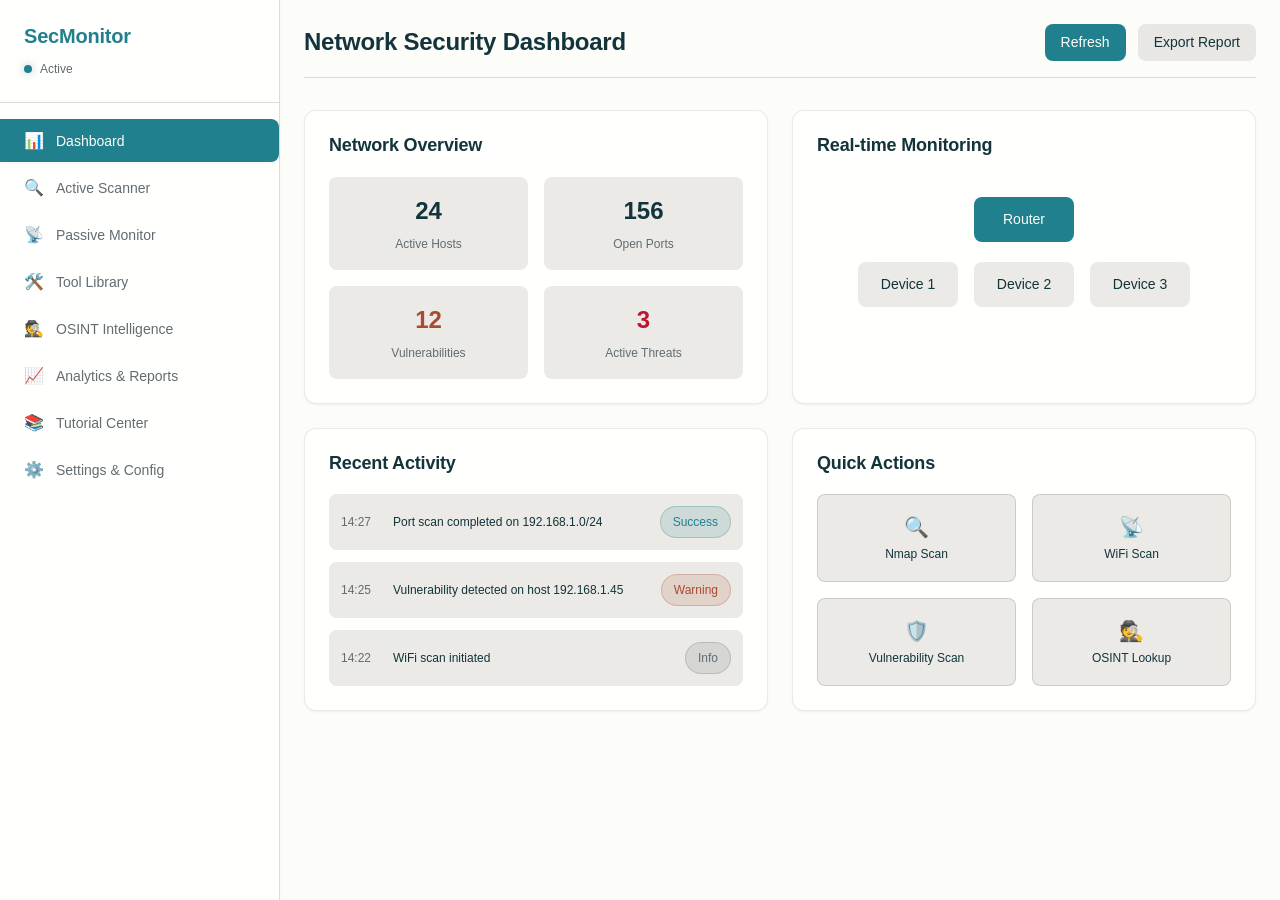
<file: network-security-pro-Monitor/index.html>
<!DOCTYPE html>
<html lang="en">
<head>
    <meta charset="UTF-8">
    <meta name="viewport" content="width=device-width, initial-scale=1.0">
    <title>Network Security Monitoring Platform</title>
    <link rel="stylesheet" href="style.css">
</head>
<body>
    <div class="app-container">
        <!-- Sidebar Navigation -->
        <nav class="sidebar">
            <div class="sidebar-header">
                <h2 class="sidebar-title">SecMonitor</h2>
                <div class="status-indicator">
                    <span class="status-dot active"></span>
                    <span class="status-text">Active</span>
                </div>
            </div>
            
            <ul class="nav-menu">
                <li class="nav-item">
                    <button class="nav-link active" data-section="dashboard">
                        <span class="nav-icon">📊</span>
                        Dashboard
                    </button>
                </li>
                <li class="nav-item">
                    <button class="nav-link" data-section="active-scanner">
                        <span class="nav-icon">🔍</span>
                        Active Scanner
                    </button>
                </li>
                <li class="nav-item">
                    <button class="nav-link" data-section="passive-monitor">
                        <span class="nav-icon">📡</span>
                        Passive Monitor
                    </button>
                </li>
                <li class="nav-item">
                    <button class="nav-link" data-section="tool-library">
                        <span class="nav-icon">🛠️</span>
                        Tool Library
                    </button>
                </li>
                <li class="nav-item">
                    <button class="nav-link" data-section="osint">
                        <span class="nav-icon">🕵️</span>
                        OSINT Intelligence
                    </button>
                </li>
                <li class="nav-item">
                    <button class="nav-link" data-section="analytics">
                        <span class="nav-icon">📈</span>
                        Analytics & Reports
                    </button>
                </li>
                <li class="nav-item">
                    <button class="nav-link" data-section="tutorial">
                        <span class="nav-icon">📚</span>
                        Tutorial Center
                    </button>
                </li>
                <li class="nav-item">
                    <button class="nav-link" data-section="settings">
                        <span class="nav-icon">⚙️</span>
                        Settings & Config
                    </button>
                </li>
            </ul>
        </nav>

        <!-- Main Content Area -->
        <main class="main-content">
            <!-- Dashboard Section -->
            <section id="dashboard" class="content-section active">
                <div class="section-header">
                    <h1>Network Security Dashboard</h1>
                    <div class="header-actions">
                        <button class="btn btn--primary" id="refresh-dashboard">Refresh</button>
                        <button class="btn btn--secondary" id="export-report">Export Report</button>
                    </div>
                </div>

                <div class="dashboard-grid">
                    <div class="dashboard-card">
                        <h3>Network Overview</h3>
                        <div class="metric-grid">
                            <div class="metric">
                                <span class="metric-value" id="active-hosts">24</span>
                                <span class="metric-label">Active Hosts</span>
                            </div>
                            <div class="metric">
                                <span class="metric-value" id="open-ports">156</span>
                                <span class="metric-label">Open Ports</span>
                            </div>
                            <div class="metric">
                                <span class="metric-value threat" id="vulnerabilities">12</span>
                                <span class="metric-label">Vulnerabilities</span>
                            </div>
                            <div class="metric">
                                <span class="metric-value critical" id="threats">3</span>
                                <span class="metric-label">Active Threats</span>
                            </div>
                        </div>
                    </div>

                    <div class="dashboard-card">
                        <h3>Real-time Monitoring</h3>
                        <div class="monitoring-display">
                            <div class="network-topology">
                                <div class="topology-node router">Router</div>
                                <div class="topology-connections">
                                    <div class="topology-node device">Device 1</div>
                                    <div class="topology-node device">Device 2</div>
                                    <div class="topology-node device">Device 3</div>
                                </div>
                            </div>
                        </div>
                    </div>

                    <div class="dashboard-card">
                        <h3>Recent Activity</h3>
                        <div class="activity-feed" id="activity-feed">
                            <div class="activity-item">
                                <span class="activity-time">14:27</span>
                                <span class="activity-desc">Port scan completed on 192.168.1.0/24</span>
                                <span class="status status--success">Success</span>
                            </div>
                            <div class="activity-item">
                                <span class="activity-time">14:25</span>
                                <span class="activity-desc">Vulnerability detected on host 192.168.1.45</span>
                                <span class="status status--warning">Warning</span>
                            </div>
                            <div class="activity-item">
                                <span class="activity-time">14:22</span>
                                <span class="activity-desc">WiFi scan initiated</span>
                                <span class="status status--info">Info</span>
                            </div>
                        </div>
                    </div>

                    <div class="dashboard-card">
                        <h3>Quick Actions</h3>
                        <div class="quick-actions">
                            <button class="action-btn" data-action="nmap-scan">
                                <span class="action-icon">🔍</span>
                                <span class="action-text">Nmap Scan</span>
                            </button>
                            <button class="action-btn" data-action="wifi-scan">
                                <span class="action-icon">📡</span>
                                <span class="action-text">WiFi Scan</span>
                            </button>
                            <button class="action-btn" data-action="vuln-scan">
                                <span class="action-icon">🛡️</span>
                                <span class="action-text">Vulnerability Scan</span>
                            </button>
                            <button class="action-btn" data-action="osint-lookup">
                                <span class="action-icon">🕵️</span>
                                <span class="action-text">OSINT Lookup</span>
                            </button>
                        </div>
                    </div>
                </div>
            </section>

            <!-- Active Scanner Section -->
            <section id="active-scanner" class="content-section">
                <div class="section-header">
                    <h1>Active Scanner</h1>
                    <div class="header-actions">
                        <button class="btn btn--primary" id="start-scan">Start Scan</button>
                        <button class="btn btn--secondary" id="stop-scan">Stop All</button>
                    </div>
                </div>

                <div class="scanner-layout">
                    <div class="tool-categories">
                        <div class="category-tabs">
                            <button class="category-tab active" data-category="network">Network Scanning</button>
                            <button class="category-tab" data-category="wireless">Wireless Security</button>
                            <button class="category-tab" data-category="web">Web Testing</button>
                            <button class="category-tab" data-category="osint">OSINT Tools</button>
                        </div>

                        <div class="tools-grid" id="tools-grid">
                            <!-- Tools will be populated by JavaScript -->
                        </div>
                    </div>

                    <div class="scan-console">
                        <div class="console-header">
                            <h3>Scan Console</h3>
                            <button class="btn btn--sm btn--outline" id="clear-console">Clear</button>
                        </div>
                        <div class="console-output" id="console-output">
                            <div class="console-line">Welcome to SecMonitor - Network Security Platform</div>
                            <div class="console-line">Ready to execute security scans...</div>
                        </div>
                        <div class="console-input">
                            <input type="text" class="form-control" id="command-input" placeholder="Enter command...">
                            <button class="btn btn--primary" id="execute-command">Execute</button>
                        </div>
                    </div>
                </div>
            </section>

            <!-- Passive Monitor Section -->
            <section id="passive-monitor" class="content-section">
                <div class="section-header">
                    <h1>Passive Network Monitor</h1>
                    <div class="header-actions">
                        <button class="btn btn--primary" id="start-monitor">Start Monitoring</button>
                        <button class="btn btn--secondary" id="pause-monitor">Pause</button>
                    </div>
                </div>

                <div class="monitor-grid">
                    <div class="monitor-card">
                        <h3>Network Traffic</h3>
                        <div class="traffic-chart">
                            <canvas id="traffic-chart" width="400" height="200"></canvas>
                        </div>
                    </div>

                    <div class="monitor-card">
                        <h3>Intrusion Detection</h3>
                        <div class="alerts-list" id="alerts-list">
                            <div class="alert-item">
                                <span class="alert-severity high">HIGH</span>
                                <span class="alert-message">Suspicious port scan detected from 192.168.1.100</span>
                                <span class="alert-time">14:30:15</span>
                            </div>
                            <div class="alert-item">
                                <span class="alert-severity medium">MEDIUM</span>
                                <span class="alert-message">Unusual traffic pattern on port 443</span>
                                <span class="alert-time">14:28:42</span>
                            </div>
                        </div>
                    </div>

                    <div class="monitor-card">
                        <h3>Bandwidth Usage</h3>
                        <div class="bandwidth-display">
                            <div class="bandwidth-bar">
                                <div class="bandwidth-fill" style="width: 65%"></div>
                            </div>
                            <div class="bandwidth-stats">
                                <span>Download: 45.2 MB/s</span>
                                <span>Upload: 12.8 MB/s</span>
                            </div>
                        </div>
                    </div>
                </div>
            </section>

            <!-- Tool Library Section -->
            <section id="tool-library" class="content-section">
                <div class="section-header">
                    <h1>Security Tool Library</h1>
                    <div class="header-actions">
                        <input type="text" class="form-control" id="tool-search" placeholder="Search tools...">
                    </div>
                </div>

                <div class="tool-library-grid" id="tool-library-grid">
                    <!-- Tool cards will be populated by JavaScript -->
                </div>
            </section>

            <!-- OSINT Intelligence Section -->
            <section id="osint" class="content-section">
                <div class="section-header">
                    <h1>OSINT Intelligence Hub</h1>
                    <div class="header-actions">
                        <button class="btn btn--primary" id="configure-apis">Configure APIs</button>
                    </div>
                </div>

                <div class="osint-layout">
                    <div class="osint-sources">
                        <div class="source-card">
                            <h3>Shodan Intelligence</h3>
                            <div class="source-status">
                                <span class="status-dot active"></span>
                                <span>Connected</span>
                            </div>
                            <div class="source-actions">
                                <input type="text" class="form-control" placeholder="Search IP or domain...">
                                <button class="btn btn--primary">Search</button>
                            </div>
                        </div>

                        <div class="source-card">
                            <h3>WiGLE Database</h3>
                            <div class="source-status">
                                <span class="status-dot active"></span>
                                <span>Connected</span>
                            </div>
                            <div class="source-actions">
                                <input type="text" class="form-control" placeholder="Search WiFi networks...">
                                <button class="btn btn--primary">Search</button>
                            </div>
                        </div>
                    </div>

                    <div class="intelligence-feed">
                        <h3>Intelligence Feed</h3>
                        <div class="feed-items" id="intel-feed">
                            <div class="feed-item">
                                <span class="feed-source">Shodan</span>
                                <span class="feed-content">New vulnerable device found: Apache/2.4.41 on 45.123.45.67</span>
                                <span class="feed-time">2 minutes ago</span>
                            </div>
                            <div class="feed-item">
                                <span class="feed-source">WiGLE</span>
                                <span class="feed-content">WiFi network "FreeWiFi" detected at coordinates 40.7128, -74.0060</span>
                                <span class="feed-time">5 minutes ago</span>
                            </div>
                        </div>
                    </div>
                </div>
            </section>

            <!-- Analytics Section -->
            <section id="analytics" class="content-section">
                <div class="section-header">
                    <h1>Analytics & Reports</h1>
                    <div class="header-actions">
                        <select class="form-control" id="time-range">
                            <option value="1h">Last Hour</option>
                            <option value="24h">Last 24 Hours</option>
                            <option value="7d">Last 7 Days</option>
                            <option value="30d">Last 30 Days</option>
                        </select>
                        <button class="btn btn--primary" id="generate-report">Generate Report</button>
                    </div>
                </div>

                <div class="analytics-grid">
                    <div class="analytics-card">
                        <h3>Vulnerability Trends</h3>
                        <canvas id="vuln-chart" width="400" height="200"></canvas>
                    </div>

                    <div class="analytics-card">
                        <h3>Scan Statistics</h3>
                        <div class="stats-grid">
                            <div class="stat-item">
                                <span class="stat-value">1,247</span>
                                <span class="stat-label">Total Scans</span>
                            </div>
                            <div class="stat-item">
                                <span class="stat-value">89</span>
                                <span class="stat-label">Vulnerabilities Found</span>
                            </div>
                            <div class="stat-item">
                                <span class="stat-value">34</span>
                                <span class="stat-label">Critical Issues</span>
                            </div>
                            <div class="stat-item">
                                <span class="stat-value">98.5%</span>
                                <span class="stat-label">Scan Success Rate</span>
                            </div>
                        </div>
                    </div>

                    <div class="analytics-card">
                        <h3>Network Coverage</h3>
                        <div class="coverage-display">
                            <div class="coverage-item">
                                <span class="coverage-label">Internal Network</span>
                                <div class="coverage-bar">
                                    <div class="coverage-fill" style="width: 95%"></div>
                                </div>
                                <span class="coverage-percent">95%</span>
                            </div>
                            <div class="coverage-item">
                                <span class="coverage-label">DMZ</span>
                                <div class="coverage-bar">
                                    <div class="coverage-fill" style="width: 78%"></div>
                                </div>
                                <span class="coverage-percent">78%</span>
                            </div>
                            <div class="coverage-item">
                                <span class="coverage-label">Wireless</span>
                                <div class="coverage-bar">
                                    <div class="coverage-fill" style="width: 82%"></div>
                                </div>
                                <span class="coverage-percent">82%</span>
                            </div>
                        </div>
                    </div>
                </div>
            </section>

            <!-- Tutorial Section -->
            <section id="tutorial" class="content-section">
                <div class="section-header">
                    <h1>Tutorial Center</h1>
                    <div class="header-actions">
                        <input type="text" class="form-control" id="tutorial-search" placeholder="Search tutorials...">
                    </div>
                </div>

                <div class="tutorial-layout">
                    <div class="tutorial-sidebar">
                        <div class="tutorial-categories">
                            <h3>Categories</h3>
                            <ul class="tutorial-menu">
                                <li><button class="tutorial-category active" data-category="basics">Network Basics</button></li>
                                <li><button class="tutorial-category" data-category="tools">Tool Tutorials</button></li>
                                <li><button class="tutorial-category" data-category="ethics">Ethical Hacking</button></li>
                                <li><button class="tutorial-category" data-category="advanced">Advanced Techniques</button></li>
                            </ul>
                        </div>
                    </div>

                    <div class="tutorial-content">
                        <div class="tutorial-detail" id="tutorial-detail">
                            <h2>Welcome to the Tutorial Center</h2>
                            <p>Select a category from the left sidebar to begin learning about network security monitoring and penetration testing tools.</p>
                        </div>
                    </div>
                </div>
            </section>

            <!-- Settings Section -->
            <section id="settings" class="content-section">
                <div class="section-header">
                    <h1>Settings & Configuration</h1>
                    <div class="header-actions">
                        <button class="btn btn--primary" id="save-settings">Save Settings</button>
                    </div>
                </div>

                <div class="settings-grid">
                    <div class="settings-card">
                        <h3>API Configuration</h3>
                        <div class="form-group">
                            <label class="form-label">Shodan API Key</label>
                            <input type="password" class="form-control" id="shodan-key" placeholder="Enter Shodan API key">
                        </div>
                        <div class="form-group">
                            <label class="form-label">WiGLE API Key</label>
                            <input type="password" class="form-control" id="wigle-key" placeholder="Enter WiGLE API key">
                        </div>
                    </div>

                    <div class="settings-card">
                        <h3>Scan Configuration</h3>
                        <div class="form-group">
                            <label class="form-label">Default Scan Rate</label>
                            <select class="form-control" id="scan-rate">
                                <option value="slow">Slow (Stealth)</option>
                                <option value="normal" selected>Normal</option>
                                <option value="fast">Fast (Aggressive)</option>
                            </select>
                        </div>
                        <div class="form-group">
                            <label class="form-label">Timeout (seconds)</label>
                            <input type="number" class="form-control" id="scan-timeout" value="30">
                        </div>
                    </div>

                    <div class="settings-card">
                        <h3>Alerts & Notifications</h3>
                        <div class="form-group">
                            <label class="form-label">
                                <input type="checkbox" id="enable-alerts" checked>
                                Enable real-time alerts
                            </label>
                        </div>
                        <div class="form-group">
                            <label class="form-label">
                                <input type="checkbox" id="enable-email" checked>
                                Email notifications
                            </label>
                        </div>
                    </div>
                </div>
            </section>
        </main>
    </div>

    <!-- Tool Detail Modal -->
    <div id="tool-modal" class="modal">
        <div class="modal-content">
            <div class="modal-header">
                <h2 id="modal-tool-name">Tool Name</h2>
                <button class="modal-close">&times;</button>
            </div>
            <div class="modal-body">
                <div class="tool-tabs">
                    <button class="tool-tab active" data-tab="overview">Overview</button>
                    <button class="tool-tab" data-tab="tutorial">Tutorial</button>
                    <button class="tool-tab" data-tab="commands">Commands</button>
                    <button class="tool-tab" data-tab="execute">Execute</button>
                </div>
                <div class="tool-content" id="tool-content">
                    <!-- Content will be populated by JavaScript -->
                </div>
            </div>
        </div>
    </div>

    <script src="app.js"></script>
</body>
</html>
</file>
<file: network-security-pro-Monitor/style.css>
:root {
  /* Colors */
  --color-background: rgba(252, 252, 249, 1);
  --color-surface: rgba(255, 255, 253, 1);
  --color-text: rgba(19, 52, 59, 1);
  --color-text-secondary: rgba(98, 108, 113, 1);
  --color-primary: rgba(33, 128, 141, 1);
  --color-primary-hover: rgba(29, 116, 128, 1);
  --color-primary-active: rgba(26, 104, 115, 1);
  --color-secondary: rgba(94, 82, 64, 0.12);
  --color-secondary-hover: rgba(94, 82, 64, 0.2);
  --color-secondary-active: rgba(94, 82, 64, 0.25);
  --color-border: rgba(94, 82, 64, 0.2);
  --color-btn-primary-text: rgba(252, 252, 249, 1);
  --color-card-border: rgba(94, 82, 64, 0.12);
  --color-card-border-inner: rgba(94, 82, 64, 0.12);
  --color-error: rgba(192, 21, 47, 1);
  --color-success: rgba(33, 128, 141, 1);
  --color-warning: rgba(168, 75, 47, 1);
  --color-info: rgba(98, 108, 113, 1);
  --color-focus-ring: rgba(33, 128, 141, 0.4);
  --color-select-caret: rgba(19, 52, 59, 0.8);

  /* Common style patterns */
  --focus-ring: 0 0 0 3px var(--color-focus-ring);
  --focus-outline: 2px solid var(--color-primary);
  --status-bg-opacity: 0.15;
  --status-border-opacity: 0.25;
  --select-caret-light: url("data:image/svg+xml,%3Csvg xmlns='http://www.w3.org/2000/svg' width='16' height='16' viewBox='0 0 24 24' fill='none' stroke='%23134252' stroke-width='2' stroke-linecap='round' stroke-linejoin='round'%3E%3Cpolyline points='6 9 12 15 18 9'%3E%3C/polyline%3E%3C/svg%3E");
  --select-caret-dark: url("data:image/svg+xml,%3Csvg xmlns='http://www.w3.org/2000/svg' width='16' height='16' viewBox='0 0 24 24' fill='none' stroke='%23f5f5f5' stroke-width='2' stroke-linecap='round' stroke-linejoin='round'%3E%3Cpolyline points='6 9 12 15 18 9'%3E%3C/polyline%3E%3C/svg%3E");

  /* RGB versions for opacity control */
  --color-success-rgb: 33, 128, 141;
  --color-error-rgb: 192, 21, 47;
  --color-warning-rgb: 168, 75, 47;
  --color-info-rgb: 98, 108, 113;

  /* Typography */
  --font-family-base: "FKGroteskNeue", "Geist", "Inter", -apple-system,
    BlinkMacSystemFont, "Segoe UI", Roboto, sans-serif;
  --font-family-mono: "Berkeley Mono", ui-monospace, SFMono-Regular, Menlo,
    Monaco, Consolas, monospace;
  --font-size-xs: 11px;
  --font-size-sm: 12px;
  --font-size-base: 14px;
  --font-size-md: 14px;
  --font-size-lg: 16px;
  --font-size-xl: 18px;
  --font-size-2xl: 20px;
  --font-size-3xl: 24px;
  --font-size-4xl: 30px;
  --font-weight-normal: 400;
  --font-weight-medium: 500;
  --font-weight-semibold: 550;
  --font-weight-bold: 600;
  --line-height-tight: 1.2;
  --line-height-normal: 1.5;
  --letter-spacing-tight: -0.01em;

  /* Spacing */
  --space-0: 0;
  --space-1: 1px;
  --space-2: 2px;
  --space-4: 4px;
  --space-6: 6px;
  --space-8: 8px;
  --space-10: 10px;
  --space-12: 12px;
  --space-16: 16px;
  --space-20: 20px;
  --space-24: 24px;
  --space-32: 32px;

  /* Border Radius */
  --radius-sm: 6px;
  --radius-base: 8px;
  --radius-md: 10px;
  --radius-lg: 12px;
  --radius-full: 9999px;

  /* Shadows */
  --shadow-xs: 0 1px 2px rgba(0, 0, 0, 0.02);
  --shadow-sm: 0 1px 3px rgba(0, 0, 0, 0.04), 0 1px 2px rgba(0, 0, 0, 0.02);
  --shadow-md: 0 4px 6px -1px rgba(0, 0, 0, 0.04),
    0 2px 4px -1px rgba(0, 0, 0, 0.02);
  --shadow-lg: 0 10px 15px -3px rgba(0, 0, 0, 0.04),
    0 4px 6px -2px rgba(0, 0, 0, 0.02);
  --shadow-inset-sm: inset 0 1px 0 rgba(255, 255, 255, 0.15),
    inset 0 -1px 0 rgba(0, 0, 0, 0.03);

  /* Animation */
  --duration-fast: 150ms;
  --duration-normal: 250ms;
  --ease-standard: cubic-bezier(0.16, 1, 0.3, 1);

  /* Layout */
  --container-sm: 640px;
  --container-md: 768px;
  --container-lg: 1024px;
  --container-xl: 1280px;
}

/* Dark mode colors */
@media (prefers-color-scheme: dark) {
  :root {
    --color-background: rgba(31, 33, 33, 1);
    --color-surface: rgba(38, 40, 40, 1);
    --color-text: rgba(245, 245, 245, 1);
    --color-text-secondary: rgba(167, 169, 169, 0.7);
    --color-primary: rgba(50, 184, 198, 1);
    --color-primary-hover: rgba(45, 166, 178, 1);
    --color-primary-active: rgba(41, 150, 161, 1);
    --color-secondary: rgba(119, 124, 124, 0.15);
    --color-secondary-hover: rgba(119, 124, 124, 0.25);
    --color-secondary-active: rgba(119, 124, 124, 0.3);
    --color-border: rgba(119, 124, 124, 0.3);
    --color-error: rgba(255, 84, 89, 1);
    --color-success: rgba(50, 184, 198, 1);
    --color-warning: rgba(230, 129, 97, 1);
    --color-info: rgba(167, 169, 169, 1);
    --color-focus-ring: rgba(50, 184, 198, 0.4);
    --color-btn-primary-text: rgba(19, 52, 59, 1);
    --color-card-border: rgba(119, 124, 124, 0.2);
    --color-card-border-inner: rgba(119, 124, 124, 0.15);
    --shadow-inset-sm: inset 0 1px 0 rgba(255, 255, 255, 0.1),
      inset 0 -1px 0 rgba(0, 0, 0, 0.15);
    --button-border-secondary: rgba(119, 124, 124, 0.2);
    --color-border-secondary: rgba(119, 124, 124, 0.2);
    --color-select-caret: rgba(245, 245, 245, 0.8);

    /* Common style patterns - updated for dark mode */
    --focus-ring: 0 0 0 3px var(--color-focus-ring);
    --focus-outline: 2px solid var(--color-primary);
    --status-bg-opacity: 0.15;
    --status-border-opacity: 0.25;
    --select-caret-light: url("data:image/svg+xml,%3Csvg xmlns='http://www.w3.org/2000/svg' width='16' height='16' viewBox='0 0 24 24' fill='none' stroke='%23134252' stroke-width='2' stroke-linecap='round' stroke-linejoin='round'%3E%3Cpolyline points='6 9 12 15 18 9'%3E%3C/polyline%3E%3C/svg%3E");
    --select-caret-dark: url("data:image/svg+xml,%3Csvg xmlns='http://www.w3.org/2000/svg' width='16' height='16' viewBox='0 0 24 24' fill='none' stroke='%23f5f5f5' stroke-width='2' stroke-linecap='round' stroke-linejoin='round'%3E%3Cpolyline points='6 9 12 15 18 9'%3E%3C/polyline%3E%3C/svg%3E");

    /* RGB versions for dark mode */
    --color-success-rgb: 50, 184, 198;
    --color-error-rgb: 255, 84, 89;
    --color-warning-rgb: 230, 129, 97;
    --color-info-rgb: 167, 169, 169;
  }
}

/* Data attribute for manual theme switching */
[data-color-scheme="dark"] {
  --color-background: rgba(31, 33, 33, 1);
  --color-surface: rgba(38, 40, 40, 1);
  --color-text: rgba(245, 245, 245, 1);
  --color-text-secondary: rgba(167, 169, 169, 0.7);
  --color-primary: rgba(50, 184, 198, 1);
  --color-primary-hover: rgba(45, 166, 178, 1);
  --color-primary-active: rgba(41, 150, 161, 1);
  --color-secondary: rgba(119, 124, 124, 0.15);
  --color-secondary-hover: rgba(119, 124, 124, 0.25);
  --color-secondary-active: rgba(119, 124, 124, 0.3);
  --color-border: rgba(119, 124, 124, 0.3);
  --color-error: rgba(255, 84, 89, 1);
  --color-success: rgba(50, 184, 198, 1);
  --color-warning: rgba(230, 129, 97, 1);
  --color-info: rgba(167, 169, 169, 1);
  --color-focus-ring: rgba(50, 184, 198, 0.4);
  --color-btn-primary-text: rgba(19, 52, 59, 1);
  --color-card-border: rgba(119, 124, 124, 0.15);
  --color-card-border-inner: rgba(119, 124, 124, 0.15);
  --shadow-inset-sm: inset 0 1px 0 rgba(255, 255, 255, 0.1),
    inset 0 -1px 0 rgba(0, 0, 0, 0.15);
  --color-border-secondary: rgba(119, 124, 124, 0.2);
  --color-select-caret: rgba(245, 245, 245, 0.8);

  /* Common style patterns - updated for dark mode */
  --focus-ring: 0 0 0 3px var(--color-focus-ring);
  --focus-outline: 2px solid var(--color-primary);
  --status-bg-opacity: 0.15;
  --status-border-opacity: 0.25;
  --select-caret-light: url("data:image/svg+xml,%3Csvg xmlns='http://www.w3.org/2000/svg' width='16' height='16' viewBox='0 0 24 24' fill='none' stroke='%23134252' stroke-width='2' stroke-linecap='round' stroke-linejoin='round'%3E%3Cpolyline points='6 9 12 15 18 9'%3E%3C/polyline%3E%3C/svg%3E");
  --select-caret-dark: url("data:image/svg+xml,%3Csvg xmlns='http://www.w3.org/2000/svg' width='16' height='16' viewBox='0 0 24 24' fill='none' stroke='%23f5f5f5' stroke-width='2' stroke-linecap='round' stroke-linejoin='round'%3E%3Cpolyline points='6 9 12 15 18 9'%3E%3C/polyline%3E%3C/svg%3E");

  /* RGB versions for dark mode */
  --color-success-rgb: 50, 184, 198;
  --color-error-rgb: 255, 84, 89;
  --color-warning-rgb: 230, 129, 97;
  --color-info-rgb: 167, 169, 169;
}

[data-color-scheme="light"] {
  --color-background: rgba(252, 252, 249, 1);
  --color-surface: rgba(255, 255, 253, 1);
  --color-text: rgba(19, 52, 59, 1);
  --color-text-secondary: rgba(98, 108, 113, 1);
  --color-primary: rgba(33, 128, 141, 1);
  --color-primary-hover: rgba(29, 116, 128, 1);
  --color-primary-active: rgba(26, 104, 115, 1);
  --color-secondary: rgba(94, 82, 64, 0.12);
  --color-secondary-hover: rgba(94, 82, 64, 0.2);
  --color-secondary-active: rgba(94, 82, 64, 0.25);
  --color-border: rgba(94, 82, 64, 0.2);
  --color-btn-primary-text: rgba(252, 252, 249, 1);
  --color-card-border: rgba(94, 82, 64, 0.12);
  --color-card-border-inner: rgba(94, 82, 64, 0.12);
  --color-error: rgba(192, 21, 47, 1);
  --color-success: rgba(33, 128, 141, 1);
  --color-warning: rgba(168, 75, 47, 1);
  --color-info: rgba(98, 108, 113, 1);
  --color-focus-ring: rgba(33, 128, 141, 0.4);

  /* RGB versions for light mode */
  --color-success-rgb: 33, 128, 141;
  --color-error-rgb: 192, 21, 47;
  --color-warning-rgb: 168, 75, 47;
  --color-info-rgb: 98, 108, 113;
}

/* Base styles */
html {
  font-size: var(--font-size-base);
  font-family: var(--font-family-base);
  line-height: var(--line-height-normal);
  color: var(--color-text);
  background-color: var(--color-background);
  -webkit-font-smoothing: antialiased;
  box-sizing: border-box;
}

body {
  margin: 0;
  padding: 0;
}

*,
*::before,
*::after {
  box-sizing: inherit;
}

/* Typography */
h1,
h2,
h3,
h4,
h5,
h6 {
  margin: 0;
  font-weight: var(--font-weight-semibold);
  line-height: var(--line-height-tight);
  color: var(--color-text);
  letter-spacing: var(--letter-spacing-tight);
}

h1 {
  font-size: var(--font-size-4xl);
}
h2 {
  font-size: var(--font-size-3xl);
}
h3 {
  font-size: var(--font-size-2xl);
}
h4 {
  font-size: var(--font-size-xl);
}
h5 {
  font-size: var(--font-size-lg);
}
h6 {
  font-size: var(--font-size-md);
}

p {
  margin: 0 0 var(--space-16) 0;
}

a {
  color: var(--color-primary);
  text-decoration: none;
  transition: color var(--duration-fast) var(--ease-standard);
}

a:hover {
  color: var(--color-primary-hover);
}

code,
pre {
  font-family: var(--font-family-mono);
  font-size: calc(var(--font-size-base) * 0.95);
  background-color: var(--color-secondary);
  border-radius: var(--radius-sm);
}

code {
  padding: var(--space-1) var(--space-4);
}

pre {
  padding: var(--space-16);
  margin: var(--space-16) 0;
  overflow: auto;
  border: 1px solid var(--color-border);
}

pre code {
  background: none;
  padding: 0;
}

/* Buttons */
.btn {
  display: inline-flex;
  align-items: center;
  justify-content: center;
  padding: var(--space-8) var(--space-16);
  border-radius: var(--radius-base);
  font-size: var(--font-size-base);
  font-weight: 500;
  line-height: 1.5;
  cursor: pointer;
  transition: all var(--duration-normal) var(--ease-standard);
  border: none;
  text-decoration: none;
  position: relative;
}

.btn:focus-visible {
  outline: none;
  box-shadow: var(--focus-ring);
}

.btn--primary {
  background: var(--color-primary);
  color: var(--color-btn-primary-text);
}

.btn--primary:hover {
  background: var(--color-primary-hover);
}

.btn--primary:active {
  background: var(--color-primary-active);
}

.btn--secondary {
  background: var(--color-secondary);
  color: var(--color-text);
}

.btn--secondary:hover {
  background: var(--color-secondary-hover);
}

.btn--secondary:active {
  background: var(--color-secondary-active);
}

.btn--outline {
  background: transparent;
  border: 1px solid var(--color-border);
  color: var(--color-text);
}

.btn--outline:hover {
  background: var(--color-secondary);
}

.btn--sm {
  padding: var(--space-4) var(--space-12);
  font-size: var(--font-size-sm);
  border-radius: var(--radius-sm);
}

.btn--lg {
  padding: var(--space-10) var(--space-20);
  font-size: var(--font-size-lg);
  border-radius: var(--radius-md);
}

.btn--full-width {
  width: 100%;
}

.btn:disabled {
  opacity: 0.5;
  cursor: not-allowed;
}

/* Form elements */
.form-control {
  display: block;
  width: 100%;
  padding: var(--space-8) var(--space-12);
  font-size: var(--font-size-md);
  line-height: 1.5;
  color: var(--color-text);
  background-color: var(--color-surface);
  border: 1px solid var(--color-border);
  border-radius: var(--radius-base);
  transition: border-color var(--duration-fast) var(--ease-standard),
    box-shadow var(--duration-fast) var(--ease-standard);
}

textarea.form-control {
  font-family: var(--font-family-base);
  font-size: var(--font-size-base);
}

select.form-control {
  padding: var(--space-8) var(--space-12);
  -webkit-appearance: none;
  -moz-appearance: none;
  appearance: none;
  background-image: var(--select-caret-light);
  background-repeat: no-repeat;
  background-position: right var(--space-12) center;
  background-size: 16px;
  padding-right: var(--space-32);
}

/* Add a dark mode specific caret */
@media (prefers-color-scheme: dark) {
  select.form-control {
    background-image: var(--select-caret-dark);
  }
}

/* Also handle data-color-scheme */
[data-color-scheme="dark"] select.form-control {
  background-image: var(--select-caret-dark);
}

[data-color-scheme="light"] select.form-control {
  background-image: var(--select-caret-light);
}

.form-control:focus {
  border-color: var(--color-primary);
  outline: var(--focus-outline);
}

.form-label {
  display: block;
  margin-bottom: var(--space-8);
  font-weight: var(--font-weight-medium);
  font-size: var(--font-size-sm);
}

.form-group {
  margin-bottom: var(--space-16);
}

/* Card component */
.card {
  background-color: var(--color-surface);
  border-radius: var(--radius-lg);
  border: 1px solid var(--color-card-border);
  box-shadow: var(--shadow-sm);
  overflow: hidden;
  transition: box-shadow var(--duration-normal) var(--ease-standard);
}

.card:hover {
  box-shadow: var(--shadow-md);
}

.card__body {
  padding: var(--space-16);
}

.card__header,
.card__footer {
  padding: var(--space-16);
  border-bottom: 1px solid var(--color-card-border-inner);
}

/* Status indicators - simplified with CSS variables */
.status {
  display: inline-flex;
  align-items: center;
  padding: var(--space-6) var(--space-12);
  border-radius: var(--radius-full);
  font-weight: var(--font-weight-medium);
  font-size: var(--font-size-sm);
}

.status--success {
  background-color: rgba(
    var(--color-success-rgb, 33, 128, 141),
    var(--status-bg-opacity)
  );
  color: var(--color-success);
  border: 1px solid
    rgba(var(--color-success-rgb, 33, 128, 141), var(--status-border-opacity));
}

.status--error {
  background-color: rgba(
    var(--color-error-rgb, 192, 21, 47),
    var(--status-bg-opacity)
  );
  color: var(--color-error);
  border: 1px solid
    rgba(var(--color-error-rgb, 192, 21, 47), var(--status-border-opacity));
}

.status--warning {
  background-color: rgba(
    var(--color-warning-rgb, 168, 75, 47),
    var(--status-bg-opacity)
  );
  color: var(--color-warning);
  border: 1px solid
    rgba(var(--color-warning-rgb, 168, 75, 47), var(--status-border-opacity));
}

.status--info {
  background-color: rgba(
    var(--color-info-rgb, 98, 108, 113),
    var(--status-bg-opacity)
  );
  color: var(--color-info);
  border: 1px solid
    rgba(var(--color-info-rgb, 98, 108, 113), var(--status-border-opacity));
}

/* Container layout */
.container {
  width: 100%;
  margin-right: auto;
  margin-left: auto;
  padding-right: var(--space-16);
  padding-left: var(--space-16);
}

@media (min-width: 640px) {
  .container {
    max-width: var(--container-sm);
  }
}
@media (min-width: 768px) {
  .container {
    max-width: var(--container-md);
  }
}
@media (min-width: 1024px) {
  .container {
    max-width: var(--container-lg);
  }
}
@media (min-width: 1280px) {
  .container {
    max-width: var(--container-xl);
  }
}

/* Utility classes */
.flex {
  display: flex;
}
.flex-col {
  flex-direction: column;
}
.items-center {
  align-items: center;
}
.justify-center {
  justify-content: center;
}
.justify-between {
  justify-content: space-between;
}
.gap-4 {
  gap: var(--space-4);
}
.gap-8 {
  gap: var(--space-8);
}
.gap-16 {
  gap: var(--space-16);
}

.m-0 {
  margin: 0;
}
.mt-8 {
  margin-top: var(--space-8);
}
.mb-8 {
  margin-bottom: var(--space-8);
}
.mx-8 {
  margin-left: var(--space-8);
  margin-right: var(--space-8);
}
.my-8 {
  margin-top: var(--space-8);
  margin-bottom: var(--space-8);
}

.p-0 {
  padding: 0;
}
.py-8 {
  padding-top: var(--space-8);
  padding-bottom: var(--space-8);
}
.px-8 {
  padding-left: var(--space-8);
  padding-right: var(--space-8);
}
.py-16 {
  padding-top: var(--space-16);
  padding-bottom: var(--space-16);
}
.px-16 {
  padding-left: var(--space-16);
  padding-right: var(--space-16);
}

.block {
  display: block;
}
.hidden {
  display: none;
}

/* Accessibility */
.sr-only {
  position: absolute;
  width: 1px;
  height: 1px;
  padding: 0;
  margin: -1px;
  overflow: hidden;
  clip: rect(0, 0, 0, 0);
  white-space: nowrap;
  border-width: 0;
}

:focus-visible {
  outline: var(--focus-outline);
  outline-offset: 2px;
}

/* Dark mode specifics */
[data-color-scheme="dark"] .btn--outline {
  border: 1px solid var(--color-border-secondary);
}

@font-face {
  font-family: 'FKGroteskNeue';
  src: url('https://r2cdn.perplexity.ai/fonts/FKGroteskNeue.woff2')
    format('woff2');
}

/* Additional custom styles for the Network Security Monitoring Platform */

.app-container {
  display: flex;
  height: 100vh;
  overflow: hidden;
}

/* Sidebar Navigation */
.sidebar {
  width: 280px;
  background: var(--color-surface);
  border-right: 1px solid var(--color-border);
  display: flex;
  flex-direction: column;
  box-shadow: var(--shadow-sm);
  z-index: 100;
}

.sidebar-header {
  padding: var(--space-24);
  border-bottom: 1px solid var(--color-border);
}

.sidebar-title {
  font-size: var(--font-size-2xl);
  font-weight: var(--font-weight-bold);
  color: var(--color-primary);
  margin: 0 0 var(--space-12) 0;
}

.status-indicator {
  display: flex;
  align-items: center;
  gap: var(--space-8);
}

.status-dot {
  width: 8px;
  height: 8px;
  border-radius: 50%;
  background: var(--color-text-secondary);
}

.status-dot.active {
  background: var(--color-success);
  box-shadow: 0 0 8px rgba(var(--color-success-rgb), 0.4);
}

.status-text {
  font-size: var(--font-size-sm);
  color: var(--color-text-secondary);
  font-weight: var(--font-weight-medium);
}

.nav-menu {
  list-style: none;
  margin: 0;
  padding: var(--space-16) 0;
  flex: 1;
}

.nav-item {
  margin-bottom: var(--space-4);
}

.nav-link {
  display: flex;
  align-items: center;
  width: 100%;
  padding: var(--space-12) var(--space-24);
  background: none;
  border: none;
  color: var(--color-text-secondary);
  font-size: var(--font-size-md);
  font-weight: var(--font-weight-medium);
  text-align: left;
  cursor: pointer;
  transition: all var(--duration-fast) var(--ease-standard);
  border-radius: 0 var(--radius-base) var(--radius-base) 0;
  margin-right: var(--space-16);
}

.nav-link:hover {
  background: var(--color-secondary);
  color: var(--color-text);
}

.nav-link.active {
  background: var(--color-primary);
  color: var(--color-btn-primary-text);
  box-shadow: var(--shadow-sm);
}

.nav-icon {
  margin-right: var(--space-12);
  font-size: var(--font-size-lg);
}

/* Main Content */
.main-content {
  flex: 1;
  display: flex;
  flex-direction: column;
  overflow: hidden;
  background: var(--color-background);
}

.content-section {
  display: none;
  flex-direction: column;
  height: 100%;
  padding: var(--space-24);
  overflow-y: auto;
}

.content-section.active {
  display: flex;
}

.section-header {
  display: flex;
  justify-content: space-between;
  align-items: center;
  margin-bottom: var(--space-32);
  padding-bottom: var(--space-16);
  border-bottom: 1px solid var(--color-border);
}

.section-header h1 {
  font-size: var(--font-size-3xl);
  color: var(--color-text);
  margin: 0;
}

.header-actions {
  display: flex;
  gap: var(--space-12);
  align-items: center;
}

/* Dashboard Styles */
.dashboard-grid {
  display: grid;
  grid-template-columns: repeat(auto-fit, minmax(400px, 1fr));
  gap: var(--space-24);
}

.dashboard-card {
  background: var(--color-surface);
  border: 1px solid var(--color-card-border);
  border-radius: var(--radius-lg);
  padding: var(--space-24);
  box-shadow: var(--shadow-sm);
  transition: box-shadow var(--duration-normal) var(--ease-standard);
}

.dashboard-card:hover {
  box-shadow: var(--shadow-md);
}

.dashboard-card h3 {
  margin: 0 0 var(--space-20) 0;
  color: var(--color-text);
  font-size: var(--font-size-xl);
  font-weight: var(--font-weight-semibold);
}

.metric-grid {
  display: grid;
  grid-template-columns: repeat(2, 1fr);
  gap: var(--space-16);
}

.metric {
  text-align: center;
  padding: var(--space-16);
  background: var(--color-secondary);
  border-radius: var(--radius-base);
}

.metric-value {
  display: block;
  font-size: var(--font-size-3xl);
  font-weight: var(--font-weight-bold);
  color: var(--color-text);
  margin-bottom: var(--space-4);
}

.metric-value.threat {
  color: var(--color-warning);
}

.metric-value.critical {
  color: var(--color-error);
}

.metric-label {
  font-size: var(--font-size-sm);
  color: var(--color-text-secondary);
  font-weight: var(--font-weight-medium);
}

/* Network Topology */
.network-topology {
  display: flex;
  flex-direction: column;
  align-items: center;
  gap: var(--space-20);
  padding: var(--space-20);
}

.topology-node {
  padding: var(--space-12) var(--space-16);
  background: var(--color-primary);
  color: var(--color-btn-primary-text);
  border-radius: var(--radius-base);
  font-weight: var(--font-weight-medium);
  text-align: center;
  min-width: 100px;
}

.topology-node.router {
  background: var(--color-success);
}

.topology-node.device {
  background: var(--color-secondary);
  color: var(--color-text);
}

.topology-connections {
  display: flex;
  gap: var(--space-16);
}

/* Activity Feed */
.activity-feed {
  display: flex;
  flex-direction: column;
  gap: var(--space-12);
  max-height: 300px;
  overflow-y: auto;
}

.activity-item {
  display: flex;
  align-items: center;
  gap: var(--space-12);
  padding: var(--space-12);
  background: var(--color-secondary);
  border-radius: var(--radius-base);
  font-size: var(--font-size-sm);
}

.activity-time {
  font-weight: var(--font-weight-medium);
  color: var(--color-text-secondary);
  min-width: 40px;
}

.activity-desc {
  flex: 1;
  color: var(--color-text);
}

/* Quick Actions */
.quick-actions {
  display: grid;
  grid-template-columns: repeat(2, 1fr);
  gap: var(--space-16);
}

.action-btn {
  display: flex;
  flex-direction: column;
  align-items: center;
  gap: var(--space-8);
  padding: var(--space-20);
  background: var(--color-secondary);
  border: 1px solid var(--color-border);
  border-radius: var(--radius-base);
  cursor: pointer;
  transition: all var(--duration-fast) var(--ease-standard);
  text-decoration: none;
  color: var(--color-text);
}

.action-btn:hover {
  background: var(--color-secondary-hover);
  transform: translateY(-2px);
  box-shadow: var(--shadow-md);
}

.action-icon {
  font-size: var(--font-size-2xl);
}

.action-text {
  font-weight: var(--font-weight-medium);
  font-size: var(--font-size-sm);
}

/* Scanner Layout */
.scanner-layout {
  display: grid;
  grid-template-columns: 1fr 400px;
  gap: var(--space-24);
  height: calc(100vh - 200px);
}

.tool-categories {
  display: flex;
  flex-direction: column;
  gap: var(--space-20);
}

.category-tabs {
  display: flex;
  gap: var(--space-4);
  border-bottom: 1px solid var(--color-border);
}

.category-tab {
  padding: var(--space-12) var(--space-20);
  background: none;
  border: none;
  color: var(--color-text-secondary);
  font-weight: var(--font-weight-medium);
  cursor: pointer;
  border-bottom: 2px solid transparent;
  transition: all var(--duration-fast) var(--ease-standard);
}

.category-tab:hover {
  color: var(--color-text);
}

.category-tab.active {
  color: var(--color-primary);
  border-bottom-color: var(--color-primary);
}

.tools-grid {
  display: grid;
  grid-template-columns: repeat(auto-fill, minmax(200px, 1fr));
  gap: var(--space-16);
  overflow-y: auto;
}

.tool-card {
  background: var(--color-surface);
  border: 1px solid var(--color-card-border);
  border-radius: var(--radius-base);
  padding: var(--space-16);
  cursor: pointer;
  transition: all var(--duration-fast) var(--ease-standard);
}

.tool-card:hover {
  box-shadow: var(--shadow-md);
  transform: translateY(-2px);
}

.tool-name {
  font-weight: var(--font-weight-semibold);
  color: var(--color-text);
  margin-bottom: var(--space-8);
}

.tool-category {
  font-size: var(--font-size-sm);
  color: var(--color-text-secondary);
  margin-bottom: var(--space-8);
}

.tool-description {
  font-size: var(--font-size-sm);
  color: var(--color-text-secondary);
  line-height: 1.4;
}

.tool-difficulty {
  display: inline-block;
  padding: var(--space-4) var(--space-8);
  background: var(--color-secondary);
  border-radius: var(--radius-sm);
  font-size: var(--font-size-xs);
  font-weight: var(--font-weight-medium);
  margin-top: var(--space-8);
}

/* Console */
.scan-console {
  background: var(--color-surface);
  border: 1px solid var(--color-card-border);
  border-radius: var(--radius-base);
  display: flex;
  flex-direction: column;
  overflow: hidden;
}

.console-header {
  display: flex;
  justify-content: space-between;
  align-items: center;
  padding: var(--space-16);
  border-bottom: 1px solid var(--color-border);
  background: var(--color-secondary);
}

.console-header h3 {
  margin: 0;
  font-size: var(--font-size-lg);
}

.console-output {
  flex: 1;
  padding: var(--space-16);
  background: var(--color-text);
  color: var(--color-background);
  font-family: var(--font-family-mono);
  font-size: var(--font-size-sm);
  overflow-y: auto;
  max-height: 400px;
}

.console-line {
  margin-bottom: var(--space-4);
  line-height: 1.4;
}

.console-input {
  display: flex;
  gap: var(--space-8);
  padding: var(--space-16);
  border-top: 1px solid var(--color-border);
}

.console-input .form-control {
  flex: 1;
}

/* Monitor Grid */
.monitor-grid {
  display: grid;
  grid-template-columns: repeat(auto-fit, minmax(400px, 1fr));
  gap: var(--space-24);
}

.monitor-card {
  background: var(--color-surface);
  border: 1px solid var(--color-card-border);
  border-radius: var(--radius-lg);
  padding: var(--space-24);
  box-shadow: var(--shadow-sm);
}

.monitor-card h3 {
  margin: 0 0 var(--space-20) 0;
  color: var(--color-text);
  font-size: var(--font-size-xl);
  font-weight: var(--font-weight-semibold);
}

.traffic-chart {
  background: var(--color-secondary);
  border-radius: var(--radius-base);
  padding: var(--space-16);
  height: 200px;
  display: flex;
  align-items: center;
  justify-content: center;
}

.alerts-list {
  display: flex;
  flex-direction: column;
  gap: var(--space-12);
}

.alert-item {
  display: flex;
  align-items: center;
  gap: var(--space-12);
  padding: var(--space-12);
  background: var(--color-secondary);
  border-radius: var(--radius-base);
  border-left: 4px solid var(--color-border);
}

.alert-item:has(.alert-severity.high) {
  border-left-color: var(--color-error);
}

.alert-item:has(.alert-severity.medium) {
  border-left-color: var(--color-warning);
}

.alert-severity {
  padding: var(--space-4) var(--space-8);
  border-radius: var(--radius-sm);
  font-size: var(--font-size-xs);
  font-weight: var(--font-weight-bold);
  min-width: 60px;
  text-align: center;
}

.alert-severity.high {
  background: rgba(var(--color-error-rgb), 0.2);
  color: var(--color-error);
}

.alert-severity.medium {
  background: rgba(var(--color-warning-rgb), 0.2);
  color: var(--color-warning);
}

.alert-message {
  flex: 1;
  color: var(--color-text);
  font-size: var(--font-size-sm);
}

.alert-time {
  color: var(--color-text-secondary);
  font-size: var(--font-size-xs);
  font-family: var(--font-family-mono);
}

.bandwidth-display {
  display: flex;
  flex-direction: column;
  gap: var(--space-16);
}

.bandwidth-bar {
  width: 100%;
  height: 20px;
  background: var(--color-secondary);
  border-radius: var(--radius-base);
  overflow: hidden;
}

.bandwidth-fill {
  height: 100%;
  background: linear-gradient(90deg, var(--color-primary), var(--color-success));
  transition: width var(--duration-normal) var(--ease-standard);
}

.bandwidth-stats {
  display: flex;
  justify-content: space-between;
  font-size: var(--font-size-sm);
  color: var(--color-text-secondary);
  font-family: var(--font-family-mono);
}

/* Tool Library */
.tool-library-grid {
  display: grid;
  grid-template-columns: repeat(auto-fill, minmax(300px, 1fr));
  gap: var(--space-20);
}

/* OSINT Layout */
.osint-layout {
  display: grid;
  grid-template-columns: 1fr 1fr;
  gap: var(--space-24);
}

.osint-sources {
  display: flex;
  flex-direction: column;
  gap: var(--space-20);
}

.source-card {
  background: var(--color-surface);
  border: 1px solid var(--color-card-border);
  border-radius: var(--radius-lg);
  padding: var(--space-20);
}

.source-card h3 {
  margin: 0 0 var(--space-16) 0;
  color: var(--color-text);
}

.source-status {
  display: flex;
  align-items: center;
  gap: var(--space-8);
  margin-bottom: var(--space-16);
  font-size: var(--font-size-sm);
  color: var(--color-text-secondary);
}

.source-actions {
  display: flex;
  gap: var(--space-8);
}

.source-actions .form-control {
  flex: 1;
}

.intelligence-feed {
  background: var(--color-surface);
  border: 1px solid var(--color-card-border);
  border-radius: var(--radius-lg);
  padding: var(--space-20);
}

.intelligence-feed h3 {
  margin: 0 0 var(--space-20) 0;
  color: var(--color-text);
}

.feed-items {
  display: flex;
  flex-direction: column;
  gap: var(--space-12);
  max-height: 400px;
  overflow-y: auto;
}

.feed-item {
  display: flex;
  flex-direction: column;
  gap: var(--space-8);
  padding: var(--space-12);
  background: var(--color-secondary);
  border-radius: var(--radius-base);
}

.feed-source {
  font-weight: var(--font-weight-medium);
  color: var(--color-primary);
  font-size: var(--font-size-sm);
}

.feed-content {
  color: var(--color-text);
  font-size: var(--font-size-sm);
  line-height: 1.4;
}

.feed-time {
  color: var(--color-text-secondary);
  font-size: var(--font-size-xs);
}

/* Analytics */
.analytics-grid {
  display: grid;
  grid-template-columns: repeat(auto-fit, minmax(400px, 1fr));
  gap: var(--space-24);
}

.analytics-card {
  background: var(--color-surface);
  border: 1px solid var(--color-card-border);
  border-radius: var(--radius-lg);
  padding: var(--space-24);
  box-shadow: var(--shadow-sm);
}

.analytics-card h3 {
  margin: 0 0 var(--space-20) 0;
  color: var(--color-text);
  font-size: var(--font-size-xl);
  font-weight: var(--font-weight-semibold);
}

.stats-grid {
  display: grid;
  grid-template-columns: repeat(2, 1fr);
  gap: var(--space-16);
}

.stat-item {
  text-align: center;
  padding: var(--space-16);
  background: var(--color-secondary);
  border-radius: var(--radius-base);
}

.stat-value {
  display: block;
  font-size: var(--font-size-2xl);
  font-weight: var(--font-weight-bold);
  color: var(--color-text);
  margin-bottom: var(--space-4);
}

.stat-label {
  font-size: var(--font-size-sm);
  color: var(--color-text-secondary);
  font-weight: var(--font-weight-medium);
}

.coverage-display {
  display: flex;
  flex-direction: column;
  gap: var(--space-16);
}

.coverage-item {
  display: flex;
  align-items: center;
  gap: var(--space-12);
}

.coverage-label {
  min-width: 120px;
  font-size: var(--font-size-sm);
  color: var(--color-text);
}

.coverage-bar {
  flex: 1;
  height: 12px;
  background: var(--color-secondary);
  border-radius: var(--radius-base);
  overflow: hidden;
}

.coverage-fill {
  height: 100%;
  background: var(--color-primary);
  transition: width var(--duration-normal) var(--ease-standard);
}

.coverage-percent {
  min-width: 40px;
  text-align: right;
  font-size: var(--font-size-sm);
  color: var(--color-text-secondary);
  font-family: var(--font-family-mono);
}

/* Tutorial Layout */
.tutorial-layout {
  display: grid;
  grid-template-columns: 300px 1fr;
  gap: var(--space-24);
  height: calc(100vh - 200px);
}

.tutorial-sidebar {
  background: var(--color-surface);
  border: 1px solid var(--color-card-border);
  border-radius: var(--radius-base);
  padding: var(--space-20);
}

.tutorial-categories h3 {
  margin: 0 0 var(--space-16) 0;
  color: var(--color-text);
}

.tutorial-menu {
  list-style: none;
  margin: 0;
  padding: 0;
}

.tutorial-menu li {
  margin-bottom: var(--space-8);
}

.tutorial-category {
  display: block;
  width: 100%;
  padding: var(--space-12);
  background: none;
  border: none;
  color: var(--color-text-secondary);
  text-align: left;
  cursor: pointer;
  border-radius: var(--radius-base);
  transition: all var(--duration-fast) var(--ease-standard);
  font-size: var(--font-size-md);
}

.tutorial-category:hover {
  background: var(--color-secondary);
  color: var(--color-text);
}

.tutorial-category.active {
  background: var(--color-primary);
  color: var(--color-btn-primary-text);
}

.tutorial-content {
  background: var(--color-surface);
  border: 1px solid var(--color-card-border);
  border-radius: var(--radius-base);
  padding: var(--space-24);
  overflow-y: auto;
}

.tutorial-detail h2 {
  margin: 0 0 var(--space-16) 0;
  color: var(--color-text);
}

.tutorial-detail p {
  color: var(--color-text-secondary);
  line-height: 1.6;
}

/* Settings */
.settings-grid {
  display: grid;
  grid-template-columns: repeat(auto-fit, minmax(400px, 1fr));
  gap: var(--space-24);
}

.settings-card {
  background: var(--color-surface);
  border: 1px solid var(--color-card-border);
  border-radius: var(--radius-lg);
  padding: var(--space-24);
  box-shadow: var(--shadow-sm);
}

.settings-card h3 {
  margin: 0 0 var(--space-20) 0;
  color: var(--color-text);
  font-size: var(--font-size-xl);
  font-weight: var(--font-weight-semibold);
}

/* Modal */
.modal {
  display: none;
  position: fixed;
  top: 0;
  left: 0;
  width: 100%;
  height: 100%;
  background: rgba(0, 0, 0, 0.5);
  z-index: 1000;
  justify-content: center;
  align-items: center;
}

.modal.active {
  display: flex;
}

.modal-content {
  background: var(--color-surface);
  border-radius: var(--radius-lg);
  max-width: 800px;
  width: 90%;
  max-height: 80%;
  overflow: hidden;
  box-shadow: var(--shadow-lg);
}

.modal-header {
  display: flex;
  justify-content: space-between;
  align-items: center;
  padding: var(--space-20);
  border-bottom: 1px solid var(--color-border);
}

.modal-header h2 {
  margin: 0;
  color: var(--color-text);
}

.modal-close {
  background: none;
  border: none;
  font-size: var(--font-size-2xl);
  cursor: pointer;
  color: var(--color-text-secondary);
  width: 40px;
  height: 40px;
  display: flex;
  align-items: center;
  justify-content: center;
  border-radius: var(--radius-base);
  transition: all var(--duration-fast) var(--ease-standard);
}

.modal-close:hover {
  background: var(--color-secondary);
  color: var(--color-text);
}

.modal-body {
  padding: var(--space-20);
  max-height: 600px;
  overflow-y: auto;
}

.tool-tabs {
  display: flex;
  gap: var(--space-4);
  margin-bottom: var(--space-20);
  border-bottom: 1px solid var(--color-border);
}

.tool-tab {
  padding: var(--space-12) var(--space-20);
  background: none;
  border: none;
  color: var(--color-text-secondary);
  font-weight: var(--font-weight-medium);
  cursor: pointer;
  border-bottom: 2px solid transparent;
  transition: all var(--duration-fast) var(--ease-standard);
}

.tool-tab:hover {
  color: var(--color-text);
}

.tool-tab.active {
  color: var(--color-primary);
  border-bottom-color: var(--color-primary);
}

.tool-content {
  color: var(--color-text);
  line-height: 1.6;
}

.command-example {
  background: var(--color-text);
  color: var(--color-background);
  padding: var(--space-12);
  border-radius: var(--radius-base);
  font-family: var(--font-family-mono);
  font-size: var(--font-size-sm);
  margin: var(--space-8) 0;
  overflow-x: auto;
}

.command-description {
  font-size: var(--font-size-sm);
  color: var(--color-text-secondary);
  margin-bottom: var(--space-12);
}

/* Responsive Design */
@media (max-width: 1024px) {
  .app-container {
    flex-direction: column;
  }
  
  .sidebar {
    width: 100%;
    height: auto;
    flex-direction: row;
    overflow-x: auto;
  }
  
  .sidebar-header {
    min-width: 200px;
  }
  
  .nav-menu {
    display: flex;
    padding: var(--space-16);
    gap: var(--space-8);
  }
  
  .nav-item {
    margin-bottom: 0;
  }
  
  .nav-link {
    white-space: nowrap;
    margin-right: 0;
    border-radius: var(--radius-base);
  }
  
  .scanner-layout {
    grid-template-columns: 1fr;
    grid-template-rows: auto 300px;
  }
  
  .tutorial-layout {
    grid-template-columns: 1fr;
    grid-template-rows: auto 1fr;
  }
  
  .osint-layout {
    grid-template-columns: 1fr;
  }
}

@media (max-width: 768px) {
  .dashboard-grid,
  .monitor-grid,
  .analytics-grid,
  .settings-grid {
    grid-template-columns: 1fr;
  }
  
  .metric-grid,
  .stats-grid {
    grid-template-columns: 1fr;
  }
  
  .quick-actions {
    grid-template-columns: 1fr;
  }
  
  .section-header {
    flex-direction: column;
    align-items: flex-start;
    gap: var(--space-16);
  }
  
  .header-actions {
    width: 100%;
    justify-content: flex-end;
  }
}

/* Chart containers */
canvas {
  max-width: 100%;
  height: auto;
}

/* Loading states */
.loading {
  display: flex;
  align-items: center;
  justify-content: center;
  padding: var(--space-32);
  color: var(--color-text-secondary);
}

.loading::after {
  content: '';
  width: 20px;
  height: 20px;
  border: 2px solid var(--color-border);
  border-top: 2px solid var(--color-primary);
  border-radius: 50%;
  animation: spin 1s linear infinite;
  margin-left: var(--space-8);
}

@keyframes spin {
  0% { transform: rotate(0deg); }
  100% { transform: rotate(360deg); }
}

/* Syntax highlighting for code blocks */
.code-block {
  background: var(--color-text);
  color: var(--color-background);
  padding: var(--space-16);
  border-radius: var(--radius-base);
  font-family: var(--font-family-mono);
  font-size: var(--font-size-sm);
  overflow-x: auto;
  margin: var(--space-12) 0;
}

.code-comment {
  color: #6a9955;
}

.code-string {
  color: #ce9178;
}

.code-keyword {
  color: #569cd6;
}

/* Utility classes */
.text-center {
  text-align: center;
}

.text-right {
  text-align: right;
}

.font-mono {
  font-family: var(--font-family-mono);
}

.text-small {
  font-size: var(--font-size-sm);
}

.text-muted {
  color: var(--color-text-secondary);
}

.mb-0 {
  margin-bottom: 0;
}

.mt-16 {
  margin-top: var(--space-16);
}

.mb-16 {
  margin-bottom: var(--space-16);
}

.p-16 {
  padding: var(--space-16);
}

.border-radius {
  border-radius: var(--radius-base);
}

.full-width {
  width: 100%;
}

.flex-1 {
  flex: 1;
}
</file>
